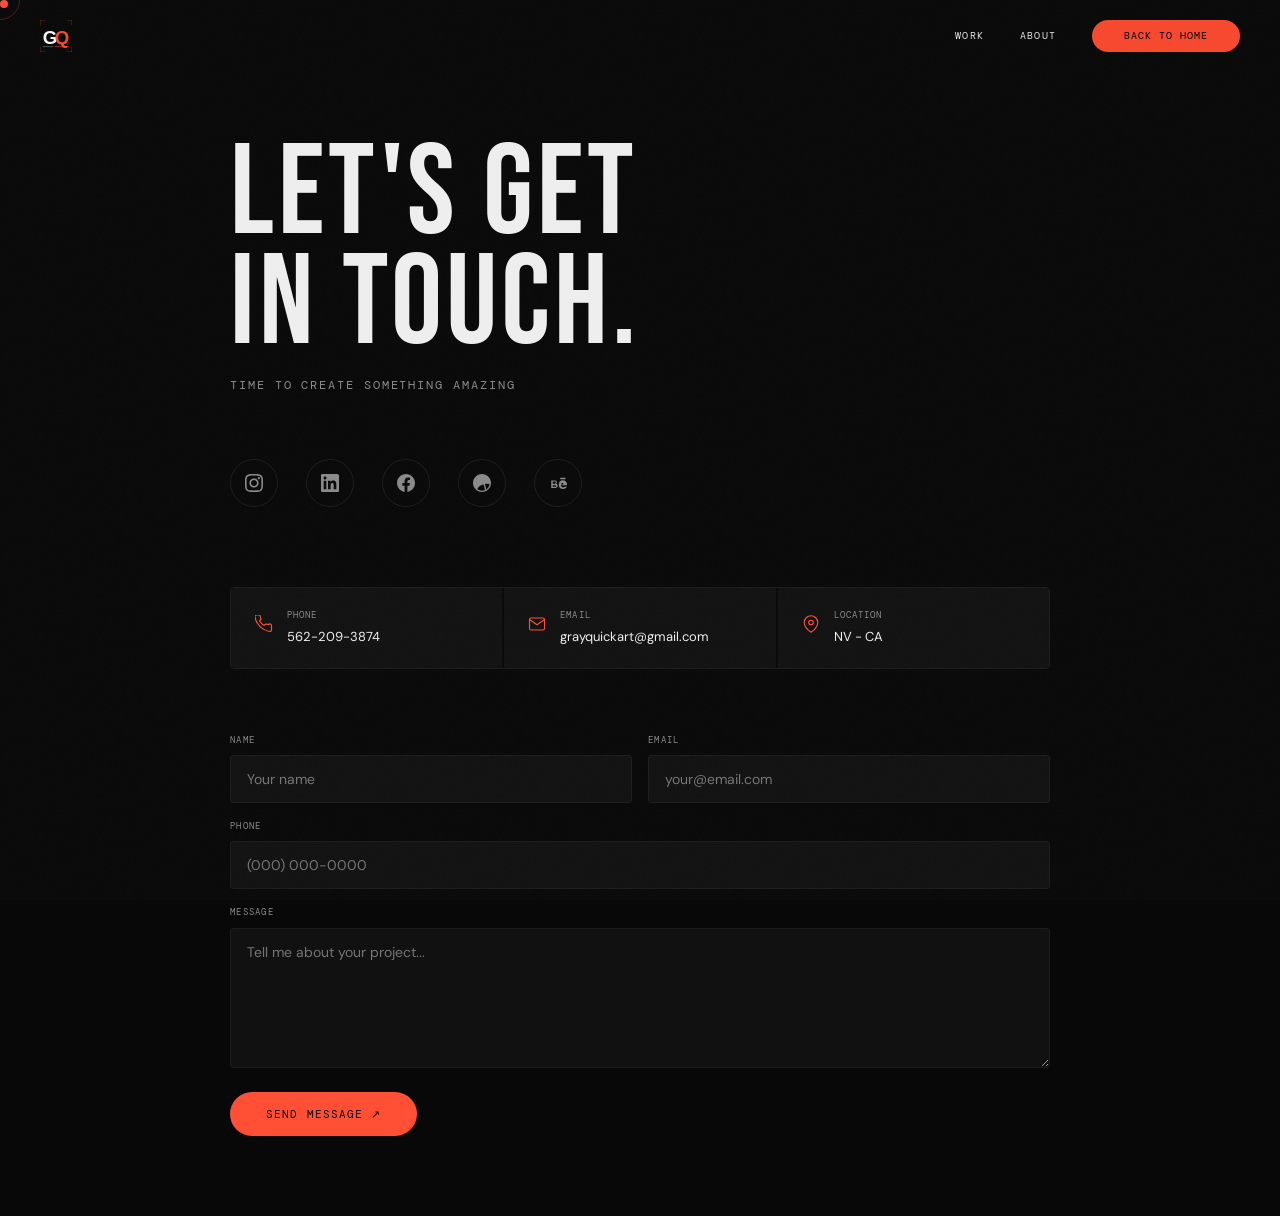
<file: contact/index.html>
<!DOCTYPE html>
<html lang="en">

<head>
  <meta charset="UTF-8">
  <meta name="viewport" content="width=device-width, initial-scale=1.0">
  <title>Contact | Gray Quick</title>
  <script async src="https://t.contentsquare.net/uxa/74665bc162051.js"></script>
  <!-- Google tag (gtag.js) -->
  <script async src="https://www.googletagmanager.com/gtag/js?id=G-331PKQEN64"></script>
  <script>
    window.dataLayer = window.dataLayer || [];
    function gtag() { dataLayer.push(arguments); }
    gtag('js', new Date());
    gtag('config', 'G-331PKQEN64');
  </script>
  <link rel="preconnect" href="https://fonts.googleapis.com">
  <link rel="preconnect" href="https://fonts.gstatic.com" crossorigin>
  <link rel="preload"
    href="https://fonts.googleapis.com/css2?family=Bebas+Neue&family=DM+Mono:wght@300;400;500&family=DM+Sans:opsz,wght@9..40,300;9..40,400;9..40,500&display=swap"
    as="style" onload="this.onload=null;this.rel='stylesheet'">
  <noscript>
    <link rel="stylesheet"
      href="https://fonts.googleapis.com/css2?family=Bebas+Neue&family=DM+Mono:wght@300;400;500&family=DM+Sans:opsz,wght@9..40,300;9..40,400;9..40,500&display=swap">
  </noscript>
  <link rel="stylesheet" href="/styles.css">
  <link rel="icon" href="/assets/favicon.svg" type="image/svg+xml">
  <style>
    /* ── CONTACT PAGE ── */
    .contact-page {
      min-height: 100svh;
      padding: 140px 40px 80px;
      max-width: 900px;
      margin: 0 auto
    }

    .cp-h1 {
      font-family: var(--disp);
      font-size: clamp(60px, 10vw, 130px);
      letter-spacing: .03em;
      line-height: .86;
      margin-bottom: 16px
    }

    .cp-sub {
      font-family: var(--mono);
      font-size: 12px;
      letter-spacing: .16em;
      color: var(--dim);
      text-transform: uppercase;
      margin-bottom: 64px
    }

    /* ── SOCIALS ── */
    .cp-socials {
      display: flex;
      gap: 28px;
      margin-bottom: 80px
    }

    .cp-social {
      display: flex;
      align-items: center;
      justify-content: center;
      width: 48px;
      height: 48px;
      border: 1px solid var(--border);
      border-radius: 50%;
      color: var(--dim);
      transition: color .2s, border-color .2s;
      cursor: none
    }

    .cp-social:hover {
      color: var(--accent);
      border-color: var(--accent)
    }

    .cp-social svg {
      width: 18px;
      height: 18px;
      fill: currentColor
    }

    /* ── INFO ROW ── */
    .cp-info {
      display: grid;
      grid-template-columns: repeat(3, 1fr);
      gap: 2px;
      margin-bottom: 64px;
      border: 1px solid var(--border);
      border-radius: 4px;
      overflow: hidden
    }

    .cp-info-item {
      display: flex;
      align-items: center;
      gap: 14px;
      padding: 20px 24px;
      background: var(--bg2)
    }

    .cp-info-icon {
      flex-shrink: 0;
      color: var(--accent)
    }

    .cp-info-icon svg {
      width: 18px;
      height: 18px;
      fill: none;
      stroke: currentColor;
      stroke-width: 1.5;
      stroke-linecap: round;
      stroke-linejoin: round
    }

    .cp-info-label {
      font-family: var(--mono);
      font-size: 9px;
      letter-spacing: .12em;
      color: var(--dim);
      text-transform: uppercase;
      margin-bottom: 4px
    }

    .cp-info-val {
      font-size: 13px;
      color: var(--text)
    }

    /* ── FORM ── */
    .cp-form {
      display: grid;
      grid-template-columns: 1fr 1fr;
      gap: 16px
    }

    .cp-form-full {
      grid-column: 1/-1
    }

    .cp-field {
      display: flex;
      flex-direction: column;
      gap: 8px
    }

    .cp-field label {
      font-family: var(--mono);
      font-size: 9px;
      letter-spacing: .14em;
      color: var(--dim);
      text-transform: uppercase
    }

    .cp-field input,
    .cp-field textarea {
      background: var(--bg2);
      border: 1px solid var(--border);
      border-radius: 3px;
      padding: 14px 16px;
      color: var(--text);
      font-family: var(--body);
      font-size: 14px;
      outline: none;
      transition: border-color .2s;
      width: 100%
    }

    .cp-field input:focus,
    .cp-field textarea:focus {
      border-color: var(--accent)
    }

    .cp-field textarea {
      resize: vertical;
      min-height: 140px
    }

    .cp-submit {
      grid-column: 1/-1;
      margin-top: 8px
    }

    .cp-submit button {
      display: inline-flex;
      align-items: center;
      gap: 12px;
      background: var(--accent);
      color: var(--bg);
      font-family: var(--mono);
      font-size: 11px;
      letter-spacing: .1em;
      text-transform: uppercase;
      padding: 15px 36px;
      border-radius: 100px;
      border: none;
      cursor: none;
      transition: background .2s
    }

    .cp-submit button:hover {
      background: var(--text)
    }

    .cp-success {
      display: none;
      font-family: var(--mono);
      font-size: 11px;
      letter-spacing: .1em;
      color: #4ade80;
      text-transform: uppercase;
      margin-top: 20px;
      grid-column: 1/-1
    }

    @media(max-width:900px) {
      .contact-page {
        padding: 120px 20px 60px
      }

      .cp-info {
        grid-template-columns: 1fr
      }

      .cp-form {
        grid-template-columns: 1fr
      }

      .cp-form-full {
        grid-column: 1
      }

      .cp-submit {
        grid-column: 1
      }

      .cp-success {
        grid-column: 1
      }
    }
  </style>
</head>

<body>

  <div id="cur"></div>
  <div id="cur-ring"></div>

  <nav>
    <a class="nav-logo" href="/"><img src="/assets/gq-logo.svg" alt="GQ" width="40" height="32"
        style="height:32px;width:auto;display:block;"></a>
    <div class="nav-links">
      <a class="nav-link" href="/">Work</a>
      <a class="nav-link" href="/#about">About</a>
      <a class="c-btn-nav" href="/">Back to Home</a>
    </div>
  </nav>

  <div id="scroll-wrap">
    <div class="contact-page">

      <div class="cp-h1">LET'S GET<br>IN TOUCH.</div>
      <div class="cp-sub">Time to create something amazing</div>

      <!-- SOCIALS -->
      <div class="cp-socials">
        <a class="cp-social" href="https://instagram.com/zero.eden" target="_blank" aria-label="Instagram">
          <svg viewBox="0 0 24 24" xmlns="http://www.w3.org/2000/svg">
            <path
              d="M12 2.163c3.204 0 3.584.012 4.85.07 3.252.148 4.771 1.691 4.919 4.919.058 1.265.069 1.645.069 4.849 0 3.205-.012 3.584-.069 4.849-.149 3.225-1.664 4.771-4.919 4.919-1.266.058-1.644.07-4.85.07-3.204 0-3.584-.012-4.849-.07-3.26-.149-4.771-1.699-4.919-4.92-.058-1.265-.07-1.644-.07-4.849 0-3.204.013-3.583.07-4.849.149-3.227 1.664-4.771 4.919-4.919 1.266-.057 1.645-.069 4.849-.069zm0-2.163c-3.259 0-3.667.014-4.947.072-4.358.2-6.78 2.618-6.98 6.98-.059 1.281-.073 1.689-.073 4.948 0 3.259.014 3.668.072 4.948.2 4.358 2.618 6.78 6.98 6.98 1.281.058 1.689.072 4.948.072 3.259 0 3.668-.014 4.948-.072 4.354-.2 6.782-2.618 6.979-6.98.059-1.28.073-1.689.073-4.948 0-3.259-.014-3.667-.072-4.947-.196-4.354-2.617-6.78-6.979-6.98-1.281-.059-1.69-.073-4.949-.073zm0 5.838c-3.403 0-6.162 2.759-6.162 6.162s2.759 6.163 6.162 6.163 6.162-2.759 6.162-6.163c0-3.403-2.759-6.162-6.162-6.162zm0 10.162c-2.209 0-4-1.79-4-4 0-2.209 1.791-4 4-4s4 1.791 4 4c0 2.21-1.791 4-4 4zm6.406-11.845c-.796 0-1.441.645-1.441 1.44s.645 1.44 1.441 1.44c.795 0 1.439-.645 1.439-1.44s-.644-1.44-1.439-1.44z" />
          </svg>
        </a>
        <a class="cp-social" href="https://linkedin.com/in/medusan" target="_blank" aria-label="LinkedIn">
          <svg viewBox="0 0 24 24" xmlns="http://www.w3.org/2000/svg">
            <path
              d="M20.447 20.452h-3.554v-5.569c0-1.328-.027-3.037-1.852-3.037-1.853 0-2.136 1.445-2.136 2.939v5.667H9.351V9h3.414v1.561h.046c.477-.9 1.637-1.85 3.37-1.85 3.601 0 4.267 2.37 4.267 5.455v6.286zM5.337 7.433c-1.144 0-2.063-.926-2.063-2.065 0-1.138.92-2.063 2.063-2.063 1.14 0 2.064.925 2.064 2.063 0 1.139-.925 2.065-2.064 2.065zm1.782 13.019H3.555V9h3.564v11.452zM22.225 0H1.771C.792 0 0 .774 0 1.729v20.542C0 23.227.792 24 1.771 24h20.451C23.2 24 24 23.227 24 22.271V1.729C24 .774 23.２ 0 ２２．２２２ 0h．００３z" />
          </svg>
        </a>
        <a class="cp-social" href="https://www.facebook.com/MarvelousSun/" target="_blank" aria-label="Facebook">
          <svg viewBox="0 0 24 24" xmlns="http://www.w3.org/2000/svg">
            <path
              d="M24 12.073c0-6.627-5.373-12-12-12s-12 5.373-12 12c0 5.99 4.388 10.954 10.125 11.854v-8.385H7.078v-3.47h3.047V9.43c0-3.007 1.792-4.669 4.533-4.669 1.312 0 2.686.235 2.686.235v2.953H15.83c-1.491 0-1.956.925-1.956 1.874v2.25h3.328l-.532 3.47h-2.796v8.385C19.612 23.027 24 18.062 24 12.073z" />
          </svg>
        </a>
        <a class="cp-social" href="https://dribbble.com/0-eden" target="_blank" aria-label="Dribbble">
          <svg viewBox="0 0 24 24" xmlns="http://www.w3.org/2000/svg">
            <path
              d="M12 24C5.385 24 0 18.615 0 12S5.385 0 12 0s12 5.385 12 12-5.385 12-12 12zm10.12-10.358c-.35-.11-3.17-.953-6.384-.438 1.34 3.684 1.887 6.684 1.992 7.308 2.3-1.555 3.936-4.02 4.395-6.87zm-6.115 7.808c-.153-.9-.75-4.032-2.19-7.77l-.066.02c-5.79 2.015-7.86 6.025-8.04 6.4 1.73 1.358 3.92 2.166 6.29 2.166 1.42 0 2.77-.29 4-.814zm-11.62-2.logout c.19-.38 2.86-5.385 8.04-7.07.165-.05.33-.1.495-.14-.31-.705-.645-1.41-1.005-2.1C5.97 8.55 2.005 8.625 1.645 8.625c-.04 0-.07 0-.11-.002-.015.13-.015 1.91-.015 2.42 0 2.16.655 4.164 1.77 5.822l.01-.016zM1.82 6.55c.37.005 3.785-.11 9.315-1.965C9.66 2.675 8.005 1.065 7.64.75 4.91 1.94 2.835 3.995 1.82 6.55zm7.585-6.08c.38.33 2.07 1.94 3.525 4.47 3.35-1.255 4.77-3.17 4.93-3.405C16.14.87 14.17.1 12 .1c-.895 0-1.755.13-2.595.37zm9.335 3.08c-.195.27-1.76 2.3-5.245 3.73.22.45.43.91.625 1.37.07.17.14.33.205.5 3.395-.43 6.77.26 7.11.33-.02-2.17-.69-4.18-1.695-5.93z" />
          </svg>
        </a>
        <a class="cp-social" href="https://www.behance.net/zeroeden" target="_blank" aria-label="Behance">
          <svg viewBox="0 0 24 24" xmlns="http://www.w3.org/2000/svg">
            <path
              d="M22 7h-7V5h7v2zm1.726 10c-.442 1.297-2.029 3-5.101 3-3.074 0-5.564-1.729-5.564-5.675 0-3.91 2.325-5.92 5.466-5.92 3.082 0 4.964 1.782 5.375 4.426.078.506.109 1.188.095 2.14H15.97c.13 3.211 3.483 3.312 4.588 2.029H23.726zm-7.726-3h3.585c-.185-1.096-1.037-1.96-1.77-1.96-.98 0-1.608.817-1.815 1.96zM8 13.5c1.381 0 2.5-1.119 2.5-2.5S9.381 8.5 8 8.5H3v10h5.5c1.657 0 3-1.343 3-3 0-1.38-.93-2.544-2.2-2.9L8 13.5zm-3-3.5h2.5c.828 0 1.5.672 1.5 1.5S8.328 13 7.5 13H5v-3zm0 5h3c.828 0 1.5.672 1.5 1.5S8.828 17 8 17H5v-2z" />
          </svg>
        </a>
      </div>

      <!-- INFO ROW -->
      <div class="cp-info">
        <div class="cp-info-item">
          <div class="cp-info-icon">
            <svg viewBox="0 0 24 24">
              <path
                d="M22 16.92v3a2 2 0 01-2.18 2 19.79 19.79 0 01-8.63-3.07A19.5 19.5 0 013.07 10.8 19.79 19.79 0 01.01 2.18 2 2 0 012 0h3a2 2 0 012 1.72 12.84 12.84 0 00.7 2.81 2 2 0 01-.45 2.11L6.09 7.91a16 16 0 006 6l1.27-1.27a2 2 0 012.11-.45 12.84 12.84 0 002.81.7A2 2 0 0122 14z" />
            </svg>
          </div>
          <div>
            <div class="cp-info-label">Phone</div>
            <div class="cp-info-val">562-209-3874</div>
          </div>
        </div>
        <div class="cp-info-item">
          <div class="cp-info-icon">
            <svg viewBox="0 0 24 24">
              <path d="M4 4h16c1.1 0 2 .9 2 2v12c0 1.1-.9 2-2 2H4c-1.1 0-2-.9-2-2V6c0-1.1.9-2 2-2z" />
              <polyline points="22,6 12,13 2,6" />
            </svg>
          </div>
          <div>
            <div class="cp-info-label">Email</div>
            <div class="cp-info-val">grayquickart@gmail.com</div>
          </div>
        </div>
        <div class="cp-info-item">
          <div class="cp-info-icon">
            <svg viewBox="0 0 24 24">
              <path d="M21 10c0 7-9 13-9 13s-9-6-9-13a9 9 0 0118 0z" />
              <circle cx="12" cy="10" r="3" />
            </svg>
          </div>
          <div>
            <div class="cp-info-label">Location</div>
            <div class="cp-info-val">NV - CA</div>
          </div>
        </div>
      </div>

      <!-- FORM -->
      <!-- To activate: sign up at formspree.io, create a form, and replace YOUR_FORM_ID below -->
      <form class="cp-form" action="https://formspree.io/f/xnjopjzn" method="POST" id="contact-form">
        <div class="cp-field">
          <label for="name">Name</label>
          <input type="text" id="name" name="name" placeholder="Your name" required>
        </div>
        <div class="cp-field">
          <label for="email">Email</label>
          <input type="email" id="email" name="email" placeholder="your@email.com" required>
        </div>
        <div class="cp-field cp-form-full">
          <label for="phone">Phone</label>
          <input type="tel" id="phone" name="phone" placeholder="(000) 000-0000">
        </div>
        <div class="cp-field cp-form-full">
          <label for="message">Message</label>
          <textarea id="message" name="message" placeholder="Tell me about your project..." required></textarea>
        </div>
        <div class="cp-submit">
          <button type="submit">Send Message ↗</button>
        </div>
        <div class="cp-success" id="form-success">Message sent. I'll be in touch soon.</div>
      </form>

    </div>
  </div><!-- /scroll-wrap -->

  <script>
    (function () {
      'use strict';

      var lerp = function (a, b, t) { return a + (b - a) * t; };

      /* ── CURSOR ── */
      var cur = document.getElementById('cur');
      var ring = document.getElementById('cur-ring');
      var mx = 0, my = 0, rx = 0, ry = 0;

      document.addEventListener('mousemove', function (e) {
        mx = e.clientX; my = e.clientY;
        cur.style.transform = 'translate3d(' + (mx - 4) + 'px,' + (my - 4) + 'px,0)';
      });

      (function ringTick() {
        rx = lerp(rx, mx, 0.18);
        ry = lerp(ry, my, 0.18);
        ring.style.transform = 'translate3d(' + (rx - 20) + 'px,' + (ry - 20) + 'px,0)';
        requestAnimationFrame(ringTick);
      })();

      document.querySelectorAll('a, button').forEach(function (el) {
        el.addEventListener('mouseenter', function () { cur.classList.add('big'); });
        el.addEventListener('mouseleave', function () { cur.classList.remove('big'); });
      });

      /* ── NAV SCROLL BLUR ── */
      var nav = document.querySelector('nav');
      window.addEventListener('scroll', function () {
        nav.classList.toggle('scrolled', window.scrollY > 20);
      }, { passive: true });

      /* ── SOCIAL LINK TRACKING ── */
      document.querySelectorAll('.cp-social').forEach(function (el) {
        el.addEventListener('click', function () {
          gtag('event', 'social_click', { platform: el.getAttribute('aria-label'), url: el.href });
        });
      });

      /* ── FORM SUBMISSION ── */
      var form = document.getElementById('contact-form');
      form.addEventListener('submit', function (e) {
        gtag('event', 'form_submit', { form_id: 'contact' });
        var action = form.getAttribute('action');
        if (action.indexOf('YOUR_FORM_ID') !== -1) {
          e.preventDefault();
          gtag('event', 'form_submit_success', { form_id: 'contact' });
          document.getElementById('form-success').style.display = 'block';
          form.reset();
          return;
        }
        e.preventDefault();
        var data = new FormData(form);
        fetch(action, { method: 'POST', body: data, headers: { 'Accept': 'application/json' } })
          .then(function (r) {
            if (r.ok) {
              gtag('event', 'form_submit_success', { form_id: 'contact' });
              document.getElementById('form-success').style.display = 'block';
              form.reset();
            }
          });
      });

    })();

    /* ── BINARY ARTIFACTS ── */
    if (window.innerWidth > 900) (function () {
      var canvas = document.createElement('canvas');
      canvas.style.cssText = 'position:fixed;top:0;left:0;width:100%;height:100%;pointer-events:none;z-index:1';
      document.body.appendChild(canvas);
      var ctx = canvas.getContext('2d');

      var W, H, particles = [];
      var mouse = { x: -999, y: -999 };
      var CHARS = ['0', '1'];
      var COUNT = 80;
      var REPEL_RADIUS = 120;
      var REPEL_FORCE = 3.5;

      function resize() {
        W = canvas.width = window.innerWidth;
        H = canvas.height = window.innerHeight;
        ctx.font = 'bold 13px "DM Mono", monospace';
      }

      function rand(min, max) { return min + Math.random() * (max - min); }

      function Particle() { this.reset(true); }
      Particle.prototype.reset = function (anywhere) {
        this.x = rand(0, W);
        this.y = anywhere ? rand(0, H) : H + 10;
        this.vx = rand(-0.15, 0.15);
        this.vy = rand(-0.4, -0.15);
        this.ox = this.x;
        this.oy = this.y;
        this.char = CHARS[Math.floor(Math.random() * CHARS.length)];
        this.size = rand(10, 15);
        this.alpha = rand(0.04, 0.12);
        this.life = 0;
        this.maxLife = rand(180, 400);
      };

      for (var i = 0; i < COUNT; i++) particles.push(new Particle());

      document.addEventListener('mousemove', function (e) {
        mouse.x = e.clientX; mouse.y = e.clientY;
      });

      function tick() {
        ctx.clearRect(0, 0, W, H);
        for (var i = 0; i < particles.length; i++) {
          var p = particles[i];
          p.life++;
          var dx = p.x - mouse.x, dy = p.y - mouse.y;
          var dist = Math.sqrt(dx * dx + dy * dy);
          if (dist < REPEL_RADIUS && dist > 0) {
            var force = (REPEL_RADIUS - dist) / REPEL_RADIUS * REPEL_FORCE;
            p.x += (dx / dist) * force;
            p.y += (dy / dist) * force;
          } else {
            p.x += (p.ox - p.x) * 0.02 + p.vx;
            p.y += (p.oy - p.y) * 0.02 + p.vy;
            p.oy += p.vy;
          }
          var progress = p.life / p.maxLife;
          var fade = progress < 0.1 ? progress / 0.1 : progress > 0.8 ? (1 - progress) / 0.2 : 1;
          ctx.globalAlpha = p.alpha * fade;
          ctx.fillStyle = '#ffffff';
          ctx.fillText(p.char, p.x, p.y);
          if (p.life >= p.maxLife || p.y < -20) p.reset(false);
        }
        requestAnimationFrame(tick);
      }

      window.addEventListener('resize', resize);
      resize();
      tick();
    })();
    // end desktop-only binary artifacts
  </script>
</body>

</html>
</file>
<file: styles.css>
*,
*::before,
*::after {
  margin: 0;
  padding: 0;
  box-sizing: border-box
}

:root {
  --bg: #080808;
  --bg2: #111;
  --bg3: #191919;
  --text: #EFEFEF;
  --dim: #8a8a8a;
  --dimmer: #2a2a2a;
  --accent: #FF5035;
  --border: #1c1c1c;
  --mono: 'DM Mono', monospace;
  --disp: 'Bebas Neue', sans-serif;
  --body: 'DM Sans', sans-serif;
}

html {
  overflow-x: hidden
}

body {
  background: var(--bg);
  color: var(--text);
  font-family: var(--body);
  font-size: 15px;
  line-height: 1.6;
  overflow-x: hidden;
  cursor: none
}

a {
  color: inherit;
  text-decoration: none
}

img {
  display: block;
  max-width: 100%
}

/* ── GRAIN ── */
body::before {
  content: '';
  position: fixed;
  inset: 0;
  z-index: 9000;
  pointer-events: none;
  opacity: .04;
  background-image: url("data:image/svg+xml,%3Csvg xmlns='http://www.w3.org/2000/svg' width='300' height='300'%3E%3Cfilter id='n'%3E%3CfeTurbulence type='fractalNoise' baseFrequency='0.75' numOctaves='4' stitchTiles='stitch'/%3E%3C/filter%3E%3Crect width='300' height='300' filter='url(%23n)'/%3E%3C/svg%3E");
  background-size: 200px 200px;
  animation: gr .7s steps(1) infinite;
}

@keyframes gr {
  0% {
    background-position: 0 0
  }

  25% {
    background-position: -50px 30px
  }

  50% {
    background-position: 20px -40px
  }

  75% {
    background-position: -30px 50px
  }
}

/* ── CURSOR ── */
#cur {
  position: fixed;
  top: 0;
  left: 0;
  width: 8px;
  height: 8px;
  background: var(--accent);
  border-radius: 50%;
  pointer-events: none;
  z-index: 9999;
  will-change: transform;
  transition: width .15s, height .15s
}

#cur-ring {
  position: fixed;
  top: 0;
  left: 0;
  width: 40px;
  height: 40px;
  border: 1px solid rgba(255, 80, 53, .28);
  border-radius: 50%;
  pointer-events: none;
  z-index: 9998;
  will-change: transform
}

#cur.big {
  width: 56px;
  height: 56px;
  background: transparent;
  border: 1px solid var(--accent)
}

/* ── NAV ── */
nav {
  position: fixed;
  top: 0;
  left: 0;
  right: 0;
  z-index: 800;
  display: flex;
  align-items: center;
  justify-content: space-between;
  padding: 20px 40px;
  mix-blend-mode: difference;
  transition: background .3s ease, backdrop-filter .3s ease
}

nav.scrolled {
  background: rgba(8, 8, 8, .7);
  backdrop-filter: blur(10px);
  -webkit-backdrop-filter: blur(10px);
  mix-blend-mode: normal
}

.nav-logo {
  height: 32px;
  width: auto;
  display: block;
  cursor: none
}

.nav-links {
  display: flex;
  gap: 36px;
  align-items: center;
  margin-left: 20px;
}

.nav-link {
  font-family: var(--mono);
  font-size: 10px;
  letter-spacing: .12em;
  color: var(--text);
  text-transform: uppercase;
  cursor: none;
  position: relative
}

.nav-link::after {
  content: '';
  position: absolute;
  bottom: -2px;
  left: 0;
  right: 0;
  height: 1px;
  background: var(--accent);
  transform: scaleX(0);
  transform-origin: right;
  transition: transform .3s
}

.nav-link:hover::after {
  transform: scaleX(1);
  transform-origin: left
}

.nav-dot {
  display: inline-block;
  width: 7px;
  height: 7px;
  border-radius: 50%;
  background: #4ade80;
  margin-right: 6px;
  animation: dp 2s ease infinite
}

@keyframes dp {

  0%,
  100% {
    opacity: 1
  }

  50% {
    opacity: .4
  }
}

/* ── SMOOTH SCROLL WRAPPER ── */
/* On desktop JS will set body to fixed + drive #scroll-wrap transform */
#scroll-wrap {
  will-change: transform
}

/* ── PAGES ── */
.page {
  display: none
}

.page.active {
  display: block
}

/* ── HERO ── */
#hero {
  min-height: 100svh;
  display: flex;
  flex-direction: column;
  justify-content: flex-end;
  padding: 120px 40px 0;
  position: relative;
  overflow: hidden
}

.hero-kicker {
  font-family: var(--mono);
  font-size: 12px;
  letter-spacing: .16em;
  color: #aaa;
  text-transform: uppercase;
  margin-bottom: 20px;
  overflow: hidden
}

.hero-kicker span {
  max-width: 60%;
  display: inline-block;
  animation: su .8s cubic-bezier(.16, 1, .3, 1) .1s both
}

@keyframes su {
  from {
    transform: translateY(110%);
    opacity: 0
  }

  to {
    transform: translateY(0);
    opacity: 1
  }
}

.hero-name {
  font-family: var(--disp);
  font-size: clamp(82px, 13.5vw, 215px);
  line-height: .84;
  letter-spacing: .02em
}

.hn-line {
  display: block;
  overflow: hidden
}

.hn-inner {
  display: block;
  animation: su .95s cubic-bezier(.16, 1, .3, 1) both
}

.d1 {
  animation-delay: .15s
}

.d2 {
  animation-delay: .22s
}

.h-acc {
  color: var(--accent)
}

.hero-bottom {
  display: flex;
  align-items: flex-end;
  justify-content: space-between;
  padding: 28px 0 36px;
  border-top: 1px solid var(--border);
  margin-top: 48px;
  animation: fi .8s ease .6s both
}

@keyframes fi {
  from {
    opacity: 0
  }

  to {
    opacity: 1
  }
}

.hero-desc {
  max-width: 360px;
  font-size: 14px;
  color: #aaa;
  line-height: 1.75
}

.hero-stats {
  display: flex;
  gap: 44px
}

.hstat-n {
  font-family: var(--disp);
  font-size: 46px;
  letter-spacing: .04em;
  line-height: 1;
  margin-bottom: 4px
}

.hstat-l {
  font-family: var(--mono);
  font-size: 9px;
  letter-spacing: .12em;
  color: #888;
  text-transform: uppercase
}

.hero-scroll {
  position: absolute;
  bottom: 30px;
  left: 50%;
  transform: translateX(-50%);
  display: flex;
  flex-direction: column;
  align-items: center;
  gap: 10px;
  font-family: var(--mono);
  font-size: 9px;
  letter-spacing: .14em;
  color: #888;
  text-transform: uppercase;
  animation: fi 1s ease 1s both
}

.scroll-line {
  width: 1px;
  height: 34px;
  background: linear-gradient(to bottom, var(--dimmer), transparent);
  animation: sp 2.2s ease infinite
}

@keyframes sp {

  0%,
  100% {
    opacity: .3
  }

  50% {
    opacity: 1
  }
}

/* ── WORK LIST ── */
#works {
  padding: 0 40px 80px
}

.works-head {
  display: flex;
  align-items: center;
  justify-content: space-between;
  padding: 60px 0 0
}

.works-label {
  font-family: var(--mono);
  font-size: 10px;
  letter-spacing: .16em;
  color: #888;
  text-transform: uppercase
}

.works-count {
  font-family: var(--mono);
  font-size: 10px;
  letter-spacing: .1em;
  color: #888
}

.work-tabs {
  display: flex;
  flex-wrap: wrap;
  gap: 8px;
  padding: 24px 0 0
}

.work-tab {
  font-family: var(--mono);
  font-size: 9px;
  letter-spacing: .12em;
  text-transform: uppercase;
  color: #888;
  background: none;
  border: 1px solid var(--border);
  padding: 6px 16px;
  border-radius: 100px;
  cursor: none;
  transition: color .2s, border-color .2s
}

.work-tab:hover {
  color: var(--text);
  border-color: var(--dim)
}

.work-tab.active {
  color: var(--bg);
  background: var(--accent);
  border-color: var(--accent)
}

.work-list {
  border-top: 1px solid var(--border);
  margin-top: 16px
}

.work-row.hidden {
  display: none
}

.work-list.hidden {
  display: none
}

.tab-gallery {
  display: grid;
  grid-template-columns: repeat(auto-fill, minmax(280px, 1fr));
  gap: 12px;
  margin-top: 16px;
  padding-top: 16px;
  border-top: 1px solid var(--border);
  align-items: start
}

.tab-gallery.hidden {
  display: none
}

.tg-item {
  width: 100%;
  height: auto;
  display: block;
  border-radius: 4px
}

.tab-gallery video.tg-item {
  object-fit: cover
}

/* motion gallery — columns masonry, tight 10px gap, no size constraints */
#motion-gallery {
  display: block;
  columns: 3;
  column-gap: 10px
}

#motion-gallery.hidden {
  display: none
}

#motion-gallery .tg-item {
  width: 100%;
  height: auto;
  display: block;
  margin-bottom: 10px;
  break-inside: avoid;
  border-radius: 3px;
  cursor: none;
  transition: opacity .2s
}

#motion-gallery .tg-item:hover {
  opacity: .85
}

@media(max-width:700px) {
  #motion-gallery {
    columns: 2
  }
}

@media(max-width:400px) {
  #motion-gallery {
    columns: 1
  }
}

@media(max-width:600px) {
  .tab-gallery {
    grid-template-columns: 1fr
  }
}

/* social gallery — columns masonry, tight 5px gap */
#social-gallery {
  display: block;
  columns: 3;
  column-gap: 5px
}

#social-gallery.hidden {
  display: none
}

#social-gallery .tg-item {
  width: 100%;
  display: block;
  margin-bottom: 5px;
  break-inside: avoid;
  border-radius: 3px;
  cursor: none;
  transition: opacity .2s
}

#social-gallery .tg-item:hover {
  opacity: .85
}

@media(max-width:700px) {
  #social-gallery {
    columns: 2
  }
}

@media(max-width:400px) {
  #social-gallery {
    columns: 1
  }
}

/* lightbox */
.lightbox {
  position: fixed;
  inset: 0;
  z-index: 900;
  display: flex;
  align-items: center;
  justify-content: center
}

.lightbox.hidden {
  display: none
}

.lb-backdrop {
  position: absolute;
  inset: 0;
  background: rgba(0, 0, 0, .88)
}

.lb-img {
  position: relative;
  z-index: 1;
  max-height: 70vh;
  max-width: 90vw;
  object-fit: contain;
  border-radius: 6px;
  display: block
}

.lb-close {
  position: absolute;
  top: 24px;
  right: 28px;
  z-index: 2;
  background: none;
  border: 1px solid rgba(255, 255, 255, .2);
  color: #fff;
  font-size: 18px;
  line-height: 1;
  width: 36px;
  height: 36px;
  border-radius: 50%;
  display: flex;
  align-items: center;
  justify-content: center;
  cursor: none;
  transition: border-color .2s, color .2s
}

.lb-close:hover {
  border-color: #fff;
  color: #fff
}

.work-row {
  display: grid;
  grid-template-columns: 64px 1fr 200px 80px;
  align-items: center;
  gap: 24px;
  padding: 20px 0;
  border-bottom: 1px solid var(--border);
  cursor: none;
  position: relative;
  opacity: 0;
  transform: translateY(12px);
  transition: opacity .5s ease, transform .5s ease
}

.work-row.in {
  opacity: 1;
  transform: translateY(0)
}

.work-row::before {
  content: '';
  position: absolute;
  left: -40px;
  right: -40px;
  top: 0;
  bottom: 0;
  background: var(--dimmer);
  opacity: 0;
  transition: opacity .2s
}

.work-row:hover::before {
  opacity: .5
}

.work-row>* {
  position: relative;
  z-index: 1
}

.w-num {
  font-family: var(--mono);
  font-size: 11px;
  letter-spacing: .08em;
  color: #888;
  padding-left: 2px;
  transition: color .2s
}

.work-row:hover .w-num {
  color: var(--accent)
}

.w-title {
  font-family: var(--disp);
  font-size: clamp(28px, 3.2vw, 50px);
  letter-spacing: .04em;
  line-height: 1
}

.w-tags {
  display: flex;
  flex-direction: column;
  gap: 5px
}

.w-tag {
  font-family: var(--mono);
  font-size: 9px;
  letter-spacing: .1em;
  color: var(--dim);
  text-transform: uppercase;
  border: 1px solid var(--border);
  padding: 4px 10px;
  border-radius: 100px;
  width: fit-content
}

.w-year {
  font-family: var(--mono);
  font-size: 10px;
  letter-spacing: .06em;
  color: #888;
  text-align: right
}

/* ── FLOATING PREVIEW ── */
#prev-img {
  position: fixed;
  width: 310px;
  height: 200px;
  object-fit: cover;
  pointer-events: none;
  z-index: 700;
  opacity: 0;
  transform: translateY(14px) rotate(-1.2deg);
  transition: opacity .22s ease, transform .22s ease;
  border-radius: 2px;
  border: 1px solid var(--border)
}

#prev-img.vis {
  opacity: 1;
  transform: translateY(0) rotate(0deg)
}

/* ── ABOUT ── */
#about {
  padding: 100px 40px;
  border-top: 1px solid var(--border)
}

.about-grid {
  display: grid;
  grid-template-columns: 1fr 300px 1fr;
  gap: 64px;
  align-items: start
}

.a-label {
  font-family: var(--mono);
  font-size: 10px;
  letter-spacing: .16em;
  color: var(--accent);
  text-transform: uppercase;
  margin-bottom: 28px
}

.a-manifesto {
  font-family: var(--disp);
  font-size: clamp(40px, 4.8vw, 70px);
  letter-spacing: .04em;
  line-height: .92
}

.a-manifesto .dim {
  color: var(--dim)
}

.a-manifesto .acc {
  color: var(--accent)
}

.a-photo-col {
  position: sticky;
  top: 100px
}

.a-photo-wrap {
  overflow: hidden;
  border-radius: 10px;
  position: relative
}

.a-photo-wrap img {
  width: 100%;
  aspect-ratio: 3/4;
  object-fit: cover;
  object-position: top center;
  filter: grayscale(.2) contrast(1.05);
  transition: transform .6s ease;
  will-change: transform
}

.a-photo-wrap::after {
  content: '';
  position: absolute;
  inset: 0;
  background: linear-gradient(to bottom, transparent 55%, rgba(8, 8, 8, .65));
  pointer-events: none
}

.a-photo-meta {
  margin-top: 14px;
  display: flex;
  justify-content: space-between;
  align-items: baseline
}

.a-photo-name {
  font-family: var(--disp);
  font-size: 21px;
  letter-spacing: .06em
}

.a-photo-loc {
  font-family: var(--mono);
  font-size: 9px;
  letter-spacing: .1em;
  color: var(--dim);
  text-transform: uppercase
}

.a-right {
  padding-top: 44px
}

.a-body {
  font-size: 15px;
  color: var(--dim);
  line-height: 1.82;
  margin-bottom: 40px
}

.a-body p+p {
  margin-top: 18px
}

.exp-list {
  border-top: 1px solid var(--border)
}

.exp-row {
  display: flex;
  align-items: baseline;
  justify-content: space-between;
  padding: 15px 0;
  border-bottom: 1px solid var(--border);
  gap: 12px
}

.er-role {
  font-size: 14px;
  font-weight: 500;
  flex: 1
}

.er-co {
  font-family: var(--mono);
  font-size: 10px;
  letter-spacing: .05em;
  color: var(--accent);
  flex: 1;
  text-align: center
}

.er-yr {
  font-family: var(--mono);
  font-size: 9px;
  letter-spacing: .1em;
  color: var(--dim);
  text-align: right
}

.resume-link {
  display: inline-flex;
  align-items: center;
  gap: 8px;
  margin-top: 28px;
  font-family: var(--mono);
  font-size: 10px;
  letter-spacing: .12em;
  text-transform: uppercase;
  color: var(--text);
  border-bottom: 1px solid var(--dim);
  padding-bottom: 3px;
  transition: color .2s, border-color .2s;
  cursor: none
}

.resume-link:hover {
  color: var(--accent);
  border-color: var(--accent)
}

/* ── BRANDS ── */
#brands {
  padding: 44px 0;
  border-top: 1px solid var(--border);
  overflow: hidden
}

.brand-wrap {
  position: relative
}

.brand-wrap::before,
.brand-wrap::after {
  content: '';
  position: absolute;
  top: 0;
  bottom: 0;
  width: 120px;
  z-index: 2
}

.brand-wrap::before {
  left: 0;
  background: linear-gradient(to right, var(--bg), transparent)
}

.brand-wrap::after {
  right: 0;
  background: linear-gradient(to left, var(--bg), transparent)
}

.brand-track {
  display: flex;
  white-space: nowrap;
  animation: brt 28s linear infinite
}

.brand-item {
  flex-shrink: 0;
  font-family: var(--disp);
  font-size: 17px;
  letter-spacing: .12em;
  color: var(--dimmer);
  padding: 12px 44px;
  border-right: 1px solid var(--border);
  transition: color .25s;
  cursor: none
}

.brand-item:hover {
  color: var(--text)
}

@keyframes brt {
  from {
    transform: translateX(0)
  }

  to {
    transform: translateX(-50%)
  }
}

/* ── LOGOFOLIO ── */
#logofolio {
  padding: 80px 40px;
  border-top: 1px solid var(--border)
}

.logo-head {
  display: flex;
  align-items: baseline;
  justify-content: space-between;
  margin-bottom: 44px
}

.logo-head-t {
  font-family: var(--disp);
  font-size: 48px;
  letter-spacing: .04em
}

.logo-head-s {
  font-family: var(--mono);
  font-size: 10px;
  letter-spacing: .1em;
  color: var(--dim);
  text-transform: uppercase
}

.logo-grid {
  display: grid;
  grid-template-columns: repeat(6, 1fr);
  gap: 1px;
  background: var(--border)
}

.logo-cell {
  background: var(--bg);
  aspect-ratio: 1;
  display: flex;
  align-items: center;
  justify-content: center;
  padding: 20px;
  transition: background .2s;
  cursor: none
}

.logo-cell:hover {
  background: var(--bg3)
}

.logo-cell img {
  max-width: 100%;
  object-fit: contain;
  opacity: .38;
  transition: opacity .2s
}

.logo-cell:hover img {
  opacity: .85
}

.logo-fb {
  font-family: var(--disp);
  font-size: 15px;
  letter-spacing: .04em;
  color: var(--dimmer);
  text-align: center;
  transition: color .2s
}

.logo-cell:hover .logo-fb {
  color: var(--text)
}

/* ── CONTACT ── */
#contact {
  padding: 80px 40px 0;
  border-top: 1px solid var(--border)
}

.contact-super {
  font-family: var(--disp);
  font-size: clamp(80px, 12vw, 190px);
  letter-spacing: .04em;
  line-height: .82;
  -webkit-text-stroke: 1px var(--border);
  color: transparent;
  margin-bottom: 60px;
  transition: color .35s, -webkit-text-stroke-color .35s;
  cursor: none
}

.contact-super:hover {
  color: var(--accent);
  -webkit-text-stroke-color: transparent
}

.contact-grid {
  display: grid;
  grid-template-columns: 1fr 1fr;
  gap: 80px;
  margin-bottom: 80px
}

.c-lede {
  font-size: 16px;
  line-height: 1.8;
  color: var(--dim);
  max-width: 420px
}

.c-lede strong {
  color: var(--text)
}

.c-btn {
  display: inline-flex;
  align-items: center;
  gap: 12px;
  margin-top: 32px;
  background: var(--accent);
  color: var(--bg);
  font-family: var(--mono);
  font-size: 11px;
  letter-spacing: .1em;
  text-transform: uppercase;
  padding: 15px 32px;
  border-radius: 100px;
  transition: background .2s;
  cursor: none
}

.c-btn-nav {
  display: inline-flex;
  align-items: center;
  gap: 12px;
  background: var(--accent);
  color: var(--bg);
  font-family: var(--mono);
  font-size: 10px;
  letter-spacing: .1em;
  text-transform: uppercase;
  padding: 8px 32px;
  border-radius: 100px;
  transition: background .2s;
  cursor: none;
  white-space: nowrap
}

.c-btn:hover {
  background: var(--text)
}

.c-btn-nav:hover {
  background: var(--text)
}

@media(max-width:900px) {
  .c-btn-nav {
    font-size: 60%;
    padding: 8px 20px;
    display: flex
  }
}

.info-list {
  list-style: none;
  border-top: 1px solid var(--border)
}

.info-item {
  display: flex;
  justify-content: space-between;
  align-items: center;
  padding: 16px 0;
  border-bottom: 1px solid var(--border)
}

.info-lbl {
  font-family: var(--mono);
  font-size: 9px;
  letter-spacing: .14em;
  color: var(--dim);
  text-transform: uppercase
}

.info-val {
  font-size: 14px;
  transition: color .2s;
  cursor: none
}

.info-val:hover {
  color: var(--accent)
}

.avail {
  color: #4ade80 !important
}

.footer-bar {
  display: flex;
  align-items: center;
  justify-content: space-between;
  padding: 28px 0;
  border-top: 1px solid var(--border)
}

.footer-sig {
  font-family: var(--disp);
  font-size: 15px;
  letter-spacing: .08em;
  color: var(--dimmer)
}

.footer-copy {
  font-family: var(--mono);
  font-size: 9px;
  letter-spacing: .1em;
  color: var(--dimmer)
}

/* ── CASE STUDY ── */
#page-cs {
  padding-top: 80px
}

.cs-back {
  display: inline-flex;
  align-items: center;
  gap: 10px;
  padding: 32px 40px 0;
  font-family: var(--mono);
  font-size: 10px;
  letter-spacing: .12em;
  color: var(--dim);
  text-transform: uppercase;
  cursor: none;
  transition: color .2s
}

.cs-back:hover {
  color: var(--accent)
}

.cs-hero-sec {
  padding: 40px 40px 52px;
  border-bottom: 1px solid var(--border)
}

.cs-cat {
  font-family: var(--mono);
  font-size: 10px;
  letter-spacing: .14em;
  color: var(--accent);
  text-transform: uppercase;
  margin-bottom: 20px
}

.cs-h1 {
  font-family: var(--disp);
  font-size: clamp(60px, 10vw, 152px);
  letter-spacing: .03em;
  line-height: .86;
  margin-bottom: 44px
}

.cs-meta {
  display: grid;
  grid-template-columns: repeat(4, 1fr);
  gap: 24px;
  padding-top: 36px;
  border-top: 1px solid var(--border)
}

.cs-m-lbl {
  font-family: var(--mono);
  font-size: 9px;
  letter-spacing: .14em;
  color: var(--dim);
  text-transform: uppercase;
  margin-bottom: 8px
}

.cs-m-val {
  font-size: 14px;
  line-height: 1.45
}

.cs-hero-img {
  margin: 0 40px;
  border-radius: 5%;
  overflow: hidden
}

.cs-hero-img img {
  width: 100%;
  max-height: 600px;
  object-fit: contain;
  border-radius: 5%
}

.cs-body {
  padding: 72px 40px
}

.cs-overview {
  display: grid;
  grid-template-columns: 180px 1fr;
  gap: 64px;
  margin-bottom: 72px;
  padding-bottom: 72px;
  border-bottom: 1px solid var(--border)
}

.cs-ov-lbl {
  font-family: var(--disp);
  font-size: 28px;
  letter-spacing: .04em;
  color: var(--dimmer);
  padding-top: 4px
}

.cs-ov-txt {
  font-size: 16px;
  line-height: 1.85;
  color: var(--dim)
}

.cs-ov-txt p+p {
  margin-top: 18px
}

.cs-ov-txt strong {
  color: var(--text)
}

.cs-tags {
  display: flex;
  flex-wrap: wrap;
  gap: 8px;
  margin-top: 28px
}

.cs-tag {
  font-family: var(--mono);
  font-size: 9px;
  letter-spacing: .1em;
  text-transform: uppercase;
  color: var(--dim);
  border: 1px solid var(--border);
  padding: 6px 14px;
  border-radius: 100px
}

.cs-gal {
  display: grid;
  gap: 2px;
  margin-bottom: 64px
}

.cs-gal.narrow {
  max-width: 70%;
  margin-left: auto;
  margin-right: auto;
  margin-bottom: 64px
}

.cs-gal.g1.narrow {
  grid-template-columns: 1fr;
  max-width: 70%;
  margin-left: auto;
  margin-right: auto;
  margin-bottom: 64px
}

@media(max-width:900px) {

  .cs-gal.narrow,
  .cs-gal.g1.narrow {
    max-width: 100%
  }
}

.cs-gal.g1 {
  grid-template-columns: 1fr
}

.cs-gal.g2,
.cs-gal.g3 {
  grid-template-columns: repeat(auto-fit, minmax(0, 1fr))
}

.cs-gal.g4 {
  grid-template-columns: repeat(2, 1fr)
}

.cs-gal img {
  width: 100%;
  height: 100%;
  object-fit: cover;
  display: block;
  border-radius: 5px
}

.cs-sect {
  margin-bottom: 64px
}

.cs-sect-h {
  font-family: var(--disp);
  font-size: 40px;
  letter-spacing: .04em;
  margin-bottom: 18px
}

.cs-sect-p {
  font-size: 15px;
  line-height: 1.85;
  color: var(--dim);
  max-width: 720px
}

.cs-sect-p p+p {
  margin-top: 16px
}

.cs-impact {
  background: var(--bg2);
  padding: 32px;
  border-radius: 2px;
  margin-bottom: 64px
}

.cs-impact-lbl {
  font-family: var(--mono);
  font-size: 9px;
  letter-spacing: .14em;
  color: var(--accent);
  text-transform: uppercase;
  margin-bottom: 10px
}

.cs-impact-txt {
  font-size: 16px;
  line-height: 1.7
}

.cs-video {
  margin-bottom: 64px
}

.cs-video video {
  width: 100%;
  border-radius: 2px
}

.cs-next {
  display: flex;
  align-items: center;
  justify-content: space-between;
  padding: 64px 40px;
  border-top: 1px solid var(--border)
}

.cs-next-lbl {
  font-family: var(--mono);
  font-size: 9px;
  letter-spacing: .14em;
  color: var(--dim);
  text-transform: uppercase;
  margin-bottom: 10px
}

.cs-next-t {
  font-family: var(--disp);
  font-size: 40px;
  letter-spacing: .04em;
  cursor: none;
  transition: color .2s
}

.cs-next-t:hover {
  color: var(--accent)
}

.cs-arrow {
  width: 56px;
  height: 56px;
  border: 1px solid var(--border);
  border-radius: 50%;
  display: flex;
  align-items: center;
  justify-content: center;
  font-size: 18px;
  cursor: none;
  transition: border-color .2s, color .2s
}

.cs-arrow:hover {
  border-color: var(--accent);
  color: var(--accent)
}

/* ── CASE STUDY: RICH SECTIONS ── */
.cs-stats-grid {
  display: grid;
  grid-template-columns: repeat(4, 1fr);
  gap: 2px;
  margin: 48px 0;
  background: var(--border)
}

.cs-stat {
  background: var(--bg);
  padding: 32px 24px;
  text-align: center
}

.cs-stat-num {
  font-family: var(--disp);
  font-size: 56px;
  letter-spacing: .03em;
  color: var(--accent);
  line-height: 1
}

.cs-stat-lbl {
  font-family: var(--mono);
  font-size: 9px;
  letter-spacing: .14em;
  text-transform: uppercase;
  color: var(--dim);
  margin-top: 8px
}

.cs-features {
  display: grid;
  grid-template-columns: repeat(3, 1fr);
  gap: 2px;
  background: var(--border);
  margin-top: 12px
}

.cs-feature {
  background: var(--bg);
  padding: 28px 24px
}

.cs-feature-icon {
  font-size: 20px;
  margin-bottom: 14px
}

.cs-feature-h {
  font-family: var(--body);
  font-size: 13px;
  font-weight: 500;
  color: var(--text);
  margin-bottom: 8px;
  letter-spacing: 0
}

.cs-feature p {
  font-size: 13px;
  line-height: 1.65;
  color: #888
}

.cs-timeline {
  margin-top: 12px;
  border-left: 1px solid var(--border);
  padding-left: 32px
}

.cs-tl-item {
  padding: 24px 0;
  border-bottom: 1px solid var(--border)
}

.cs-tl-item:last-child {
  border-bottom: none
}

.cs-tl-phase {
  font-family: var(--mono);
  font-size: 9px;
  letter-spacing: .14em;
  text-transform: uppercase;
  color: var(--accent);
  margin-bottom: 8px
}

.cs-tl-h {
  font-family: var(--body);
  font-size: 14px;
  font-weight: 500;
  color: var(--text);
  margin-bottom: 8px
}

.cs-tl-item p {
  font-size: 14px;
  line-height: 1.7;
  color: #888
}

.cs-stack-grid {
  display: grid;
  grid-template-columns: repeat(3, 1fr);
  gap: 2px;
  background: var(--border);
  margin-top: 12px
}

.cs-stack-item {
  background: var(--bg);
  padding: 28px 24px
}

.cs-stack-item h4 {
  font-family: var(--mono);
  font-size: 9px;
  letter-spacing: .14em;
  text-transform: uppercase;
  color: var(--text);
  margin-bottom: 10px
}

.cs-stack-item p {
  font-size: 13px;
  line-height: 1.65;
  color: #888
}

.cs-mockup-wrap {
  margin-bottom: 48px
}

.cs-mockup-wrap:last-child {
  margin-bottom: 0
}

.cs-mockup {
  background: #111;
  border-radius: 12px;
  overflow: hidden;
  border: 1px solid rgba(255,255,255,.08)
}

.cs-mockup-bar {
  display: flex;
  gap: 6px;
  padding: 12px 16px;
  background: #0d0d0d;
  border-bottom: 1px solid rgba(255,255,255,.06)
}

.cs-mockup-dot {
  width: 12px;
  height: 12px;
  border-radius: 50%;
  background: #2a2a2a
}

.cs-mockup-screen {
  line-height: 0
}

.cs-mockup-lbl {
  font-family: var(--mono);
  font-size: 9px;
  letter-spacing: .14em;
  text-transform: uppercase;
  color: var(--dim);
  margin-top: 14px;
  text-align: center
}

.cs-outcomes {
  display: grid;
  grid-template-columns: repeat(3, 1fr);
  gap: 2px;
  background: var(--border);
  margin-top: 12px
}

.cs-outcome {
  background: var(--bg);
  padding: 36px 24px;
  text-align: center
}

.cs-outcome-num {
  font-family: var(--disp);
  font-size: 56px;
  letter-spacing: .03em;
  color: var(--accent);
  line-height: 1
}

.cs-outcome-lbl {
  font-family: var(--mono);
  font-size: 9px;
  letter-spacing: .14em;
  text-transform: uppercase;
  color: var(--dim);
  margin-top: 8px
}

/* ── REVEAL ── */
.reveal {
  opacity: 0;
  transform: translateY(16px);
  transition: opacity .6s ease, transform .6s ease
}

.reveal.in {
  opacity: 1;
  transform: translateY(0)
}

/* ── RESPONSIVE ── */
@media(max-width:1000px) {
  .about-grid {
    grid-template-columns: 1fr 1fr;
    gap: 40px
  }

  .a-left {
    grid-column: 1/-1
  }

  .a-photo-col {
    position: static
  }
}

@media(max-width:900px) {
  nav {
    padding: 16px 20px
  }

  #hero,
  #works,
  #about,
  #logofolio,
  #contact {
    padding-left: 20px;
    padding-right: 20px
  }

  .works-head {
    padding-top: 48px
  }

  .work-row {
    grid-template-columns: 36px 1fr 60px;
    gap: 12px
  }

  .w-tags {
    display: none
  }

  .about-grid {
    grid-template-columns: 1fr;
    gap: 36px
  }

  .a-photo-col {
    position: static
  }

  .contact-grid {
    grid-template-columns: 1fr;
    gap: 40px
  }

  .logo-grid {
    grid-template-columns: repeat(3, 1fr)
  }

  .cs-meta {
    grid-template-columns: repeat(2, 1fr)
  }

  .cs-overview {
    grid-template-columns: 1fr;
    gap: 24px
  }

  .cs-gal.g2,
  .cs-gal.g3 {
    grid-template-columns: 1fr
  }

  .cs-back,
  .cs-hero-sec,
  .cs-hero-img,
  .cs-body,
  .cs-next {
    padding-left: 20px;
    padding-right: 20px
  }

  .cs-stats-grid {
    grid-template-columns: repeat(2, 1fr)
  }

  .cs-features,
  .cs-stack-grid,
  .cs-outcomes {
    grid-template-columns: 1fr
  }

  .hero-bottom {
    flex-direction: column;
    align-items: flex-start;
    gap: 24px
  }
}
</file>
